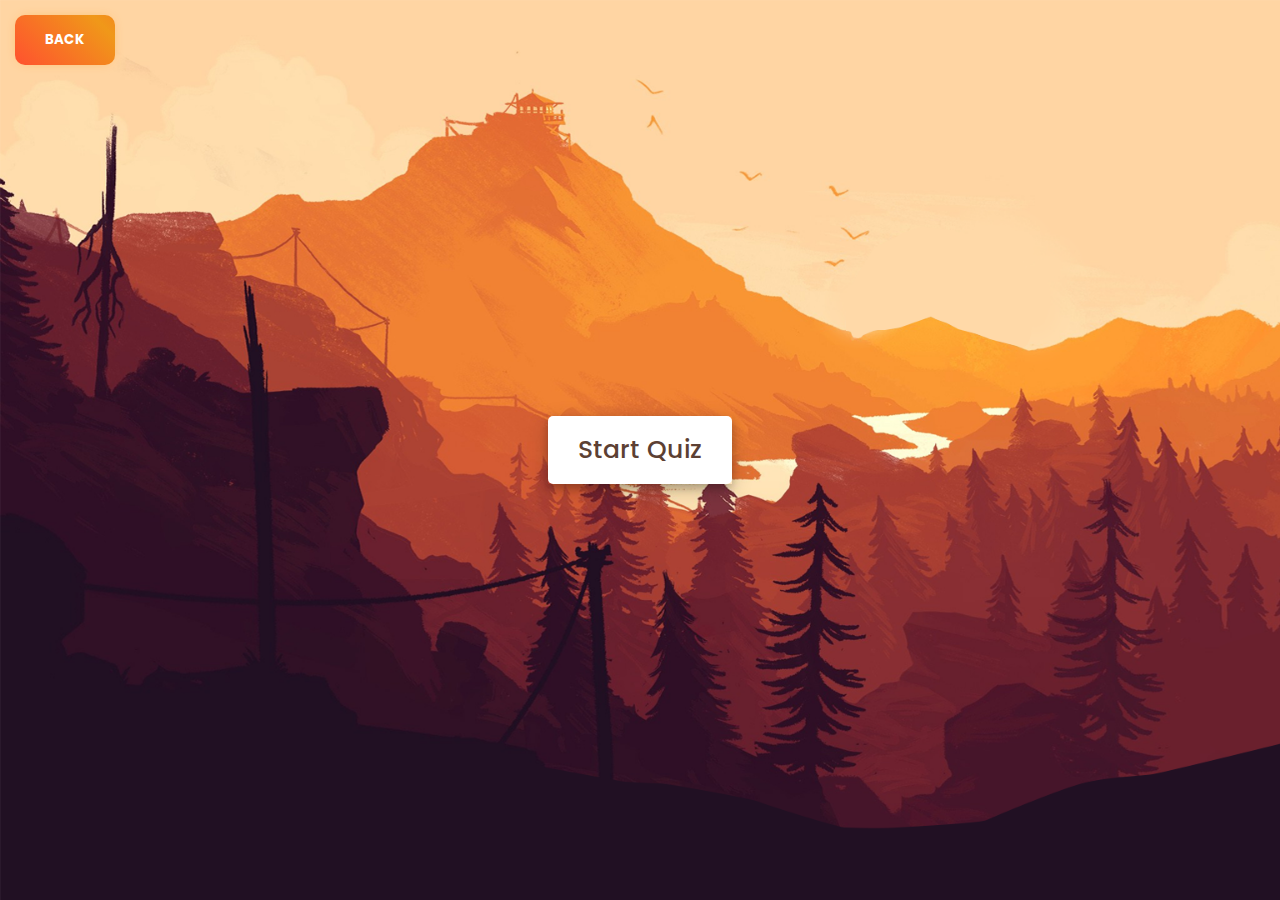
<file: quiz.html>
<!DOCTYPE html>
<html lang="en">
<head>
    <meta charset="UTF-8">
    <meta name="viewport" content="width=device-width, initial-scale=1.0">
    <title>Pop Quiz | Tap and Lock</title>
    <link rel="stylesheet" href="quiz.css">
    <!-- FontAweome CDN Link for Icons-->
    <link rel="stylesheet" href="https://cdnjs.cloudflare.com/ajax/libs/font-awesome/5.15.3/css/all.min.css"/>
    <link rel="icon" a href="images/weblogo2.png">
</head>
<body>
    <button onclick="document.location='learn.html'" id="backbutton">Back</button>
    
    <!-- start Quiz button -->
    <div class="start_btn"><button>Start Quiz</button></div>

    <!-- Info Box -->
    <div class="info_box">
        <div class="info-title">
            <span>Some Rules of this Quiz</span>
        </div>
        <div class="info-list">
            <div class="info">1. You will have only <span>15 seconds</span> per each question.</div>
            <div class="info">2. Once you select your answer, it can't be undone.</div>
            <div class="info">3. You can't select any option once time goes off.</div>
            <div class="info">4. You can't exit from the Quiz while you're playing.</div>
            <div class="info">5. You'll get points on the basis of your correct answers.</div>
        </div>
        <div class="buttons">
            <button class="quit">Exit Quiz</button>
            <button class="restart">Continue</button>
        </div>
    </div>

    <!-- Quiz Box -->
    <div class="quiz_box">
        <header>
            <div class="title">Quick Quiz</div>
            <div class="timer">
                <div class="time_left_txt">Time Left</div>
                <div class="timer_sec">15</div>
            </div>
            <div class="time_line"></div>
        </header>
        <section>
            <div class="que_text">
                <!-- Here I've inserted question from JavaScript -->
            </div>
            <div class="option_list">
                <!-- Here I've inserted options from JavaScript -->
            </div>
        </section>

        <!-- footer of Quiz Box -->
        <footer>
            <div class="total_que">
                <!-- Here I've inserted Question Count Number from JavaScript -->
            </div>
            <button class="next_btn">Next Question</button>
        </footer>
    </div>

    <!-- Result Box -->
    <div class="result_box">
        <div class="icon">
            <i class="fas fa-crown"></i>
        </div>
        <div class="complete_text">You've completed the Quiz!</div>
        <div class="score_text">
            <!-- Here I've inserted Score Result from JavaScript -->
        </div>
        <div class="buttons">
            <button class="restart">Replay Quiz</button>
            <button class="quit"> Quit Quiz</button>
        </div>
    </div>

    <!-- Inside this JavaScript file I've inserted Questions and Options only -->
    <script src="js/Questions.js"></script>

    <!-- Inside this JavaScript file I've coded all Quiz Codes -->
    <script src="js/Script.js"></script>

</body>
</html>
</file>
<file: quiz.css>
/* importing google fonts */
@import url('https://fonts.googleapis.com/css2?family=Poppins:wght@200;300;400;500;600;700&display=swap');
*{
    margin: 0;
    padding: 0;
    box-sizing: border-box;
    font-family: 'Poppins', sans-serif;
}

body{
    background-image: url(images/whatisbg.png);
    background-attachment: fixed;
    background-size: cover;
    padding: 5px;
}

#backbutton 
{
background-image: linear-gradient(45deg, #FF512F 0%, #F09819  51%, #FF512F  100%)
}
   
#backbutton 
{
margin: 10px;
padding: 15px 30px;
text-align: center;
text-transform: uppercase;
transition: 0.5s;
background-size: 200% auto;
color: white;
border-radius: 10px;
display: block;
border: 0px;
font-weight: 700;
box-shadow: 0px 0px 14px -7px #f09819;
cursor: pointer;
}
   
#backbutton:hover 
{
background-position: right center;
/* change the direction of the change here */
color: #fff;
text-decoration: none;
}
   
#backbutton:active 
{
transform: scale(0.95);
}
  
  #outer {
    width: 364px;
    margin: 50px auto 0 auto;
    text-align: center;
  }

::selection{
    color: #fff;
    background: #5C4033;
}

.start_btn,
.info_box,
.quiz_box,
.result_box{
    position: absolute;
    top: 50%;
    left: 50%;
    transform: translate(-50%, -50%);
    box-shadow: 0 4px 8px 0 rgba(0, 0, 0, 0.2), 
                0 6px 20px 0 rgba(0, 0, 0, 0.19);
}

.info_box.activeInfo,
.quiz_box.activeQuiz,
.result_box.activeResult{
    opacity: 1;
    z-index: 5;
    pointer-events: auto;
    transform: translate(-50%, -50%) scale(1);
}

.start_btn button{
    font-size: 25px;
    font-weight: 500;
    color: #5C4033;
    padding: 15px 30px;
    outline: none;
    border: none;
    border-radius: 5px;
    background: #fff;
    cursor: pointer;
}

.info_box{
    width: 540px;
    background: #fff;
    border-radius: 5px;
    transform: translate(-50%, -50%) scale(0.9);
    opacity: 0;
    pointer-events: none;
    transition: all 0.3s ease;
}

.info_box .info-title{
    height: 60px;
    width: 100%;
    border-bottom: 1px solid lightgrey;
    display: flex;
    align-items: center;
    padding: 0 30px;
    border-radius: 5px 5px 0 0;
    font-size: 20px;
    font-weight: 600;
}

.info_box .info-list{
    padding: 15px 30px;
}

.info_box .info-list .info{
    margin: 5px 0;
    font-size: 17px;
}

.info_box .info-list .info span{
    font-weight: 600;
    color: #5C4033;
}
.info_box .buttons{
    height: 60px;
    display: flex;
    align-items: center;
    justify-content: flex-end;
    padding: 0 30px;
    border-top: 1px solid lightgrey;
}

.info_box .buttons button{
    margin: 0 5px;
    height: 40px;
    width: 100px;
    font-size: 16px;
    font-weight: 500;
    cursor: pointer;
    border: none;
    outline: none;
    border-radius: 5px;
    border: 1px solid #5C4033;
    transition: all 0.3s ease;
}

.quiz_box{
    width: 550px;
    background: #fff;
    border-radius: 5px;
    transform: translate(-50%, -50%) scale(0.9);
    opacity: 0;
    pointer-events: none;
    transition: all 0.3s ease;
}

.quiz_box header{
    position: relative;
    z-index: 2;
    height: 70px;
    padding: 0 30px;
    background: #fff;
    border-radius: 5px 5px 0 0;
    display: flex;
    align-items: center;
    justify-content: space-between;
    box-shadow: 0px 3px 5px 1px rgba(0,0,0,0.1);
}

.quiz_box header .title{
    font-size: 20px;
    font-weight: 600;
}

.quiz_box header .timer{
    color: #463127;
    background: #cce5ff;
    border: 1px solid #b8daff;
    height: 45px;
    padding: 0 8px;
    border-radius: 5px;
    display: flex;
    align-items: center;
    justify-content: space-between;
    width: 145px;
}

.quiz_box header .timer .time_left_txt{
    font-weight: 400;
    font-size: 17px;
    user-select: none;
}

.quiz_box header .timer .timer_sec{
    font-size: 18px;
    font-weight: 500;
    height: 30px;
    width: 45px;
    color: #fff;
    border-radius: 5px;
    line-height: 30px;
    text-align: center;
    background: #343a40;
    border: 1px solid #343a40;
    user-select: none;
}

.quiz_box header .time_line{
    position: absolute;
    bottom: 0px;
    left: 0px;
    height: 3px;
    background: #5C4033;
}

section{
    padding: 25px 30px 20px 30px;
    background: #fff;
}

section .que_text{
    font-size: 25px;
    font-weight: 600;
}

section .option_list{
    padding: 20px 0px;
    display: block;   
}

section .option_list .option{
    background: aliceblue;
    border: 1px solid #84c5fe;
    border-radius: 5px;
    padding: 8px 15px;
    font-size: 17px;
    margin-bottom: 15px;
    cursor: pointer;
    transition: all 0.3s ease;
    display: flex;
    align-items: center;
    justify-content: space-between;
}

section .option_list .option:last-child{
    margin-bottom: 0px;
}

section .option_list .option:hover{
    color: #004085;
    background: #cce5ff;
    border: 1px solid #b8daff;
}

section .option_list .option.correct{
    color: #155724;
    background: #d4edda;
    border: 1px solid #c3e6cb;
}

section .option_list .option.incorrect{
    color: #721c24;
    background: #f8d7da;
    border: 1px solid #f5c6cb;
}

section .option_list .option.disabled{
    pointer-events: none;
}

section .option_list .option .icon{
    height: 26px;
    width: 26px;
    border: 2px solid transparent;
    border-radius: 50%;
    text-align: center;
    font-size: 13px;
    pointer-events: none;
    transition: all 0.3s ease;
    line-height: 24px;
}
.option_list .option .icon.tick{
    color: #23903c;
    border-color: #23903c;
    background: #d4edda;
}

.option_list .option .icon.cross{
    color: #a42834;
    background: #f8d7da;
    border-color: #a42834;
}

footer{
    height: 60px;
    padding: 0 30px;
    display: flex;
    align-items: center;
    justify-content: space-between;
    border-top: 1px solid lightgrey;
}

footer .total_que span{
    display: flex;
    user-select: none;
}

footer .total_que span p{
    font-weight: 500;
    padding: 0 5px;
}

footer .total_que span p:first-child{
    padding-left: 0px;
}

footer button{
    height: 40px;
    padding: 0 13px;
    font-size: 18px;
    font-weight: 400;
    cursor: pointer;
    border: none;
    outline: none;
    color: #fff;
    border-radius: 5px;
    background: #463127;
    border: 1px solid #463127;
    line-height: 10px;
    opacity: 0;
    pointer-events: none;
    transform: scale(0.95);
    transition: all 0.3s ease;
}

footer button:hover{
    background: #0263ca;
}

footer button.show{
    opacity: 1;
    pointer-events: auto;
    transform: scale(1);
}

.result_box{
    background: #fff;
    border-radius: 5px;
    display: flex;
    padding: 25px 30px;
    width: 450px;
    align-items: center;
    flex-direction: column;
    justify-content: center;
    transform: translate(-50%, -50%) scale(0.9);
    opacity: 0;
    pointer-events: none;
    transition: all 0.3s ease;
}

.result_box .icon{
    font-size: 100px;
    color: #463127;
    margin-bottom: 10px;
}

.result_box .complete_text{
    font-size: 20px;
    font-weight: 500;
}

.result_box .score_text span{
    display: flex;
    margin: 10px 0;
    font-size: 18px;
    font-weight: 500;
}

.result_box .score_text span p{
    padding: 0 4px;
    font-weight: 600;
}

.result_box .buttons{
    display: flex;
    margin: 20px 0;
}

.result_box .buttons button{
    margin: 0 10px;
    height: 45px;
    padding: 0 20px;
    font-size: 18px;
    font-weight: 500;
    cursor: pointer;
    border: none;
    outline: none;
    border-radius: 5px;
    border: 1px solid #463127;
    transition: all 0.3s ease;
}

.buttons button.restart{
    color: #fff;
    background: #463127;
}

.buttons button.restart:hover{
    background: #463127;
}

.buttons button.quit{
    color: #463127;
    background: #fff;
}

.buttons button.quit:hover{
    color: #fff;
    background: #463127;
}
</file>
